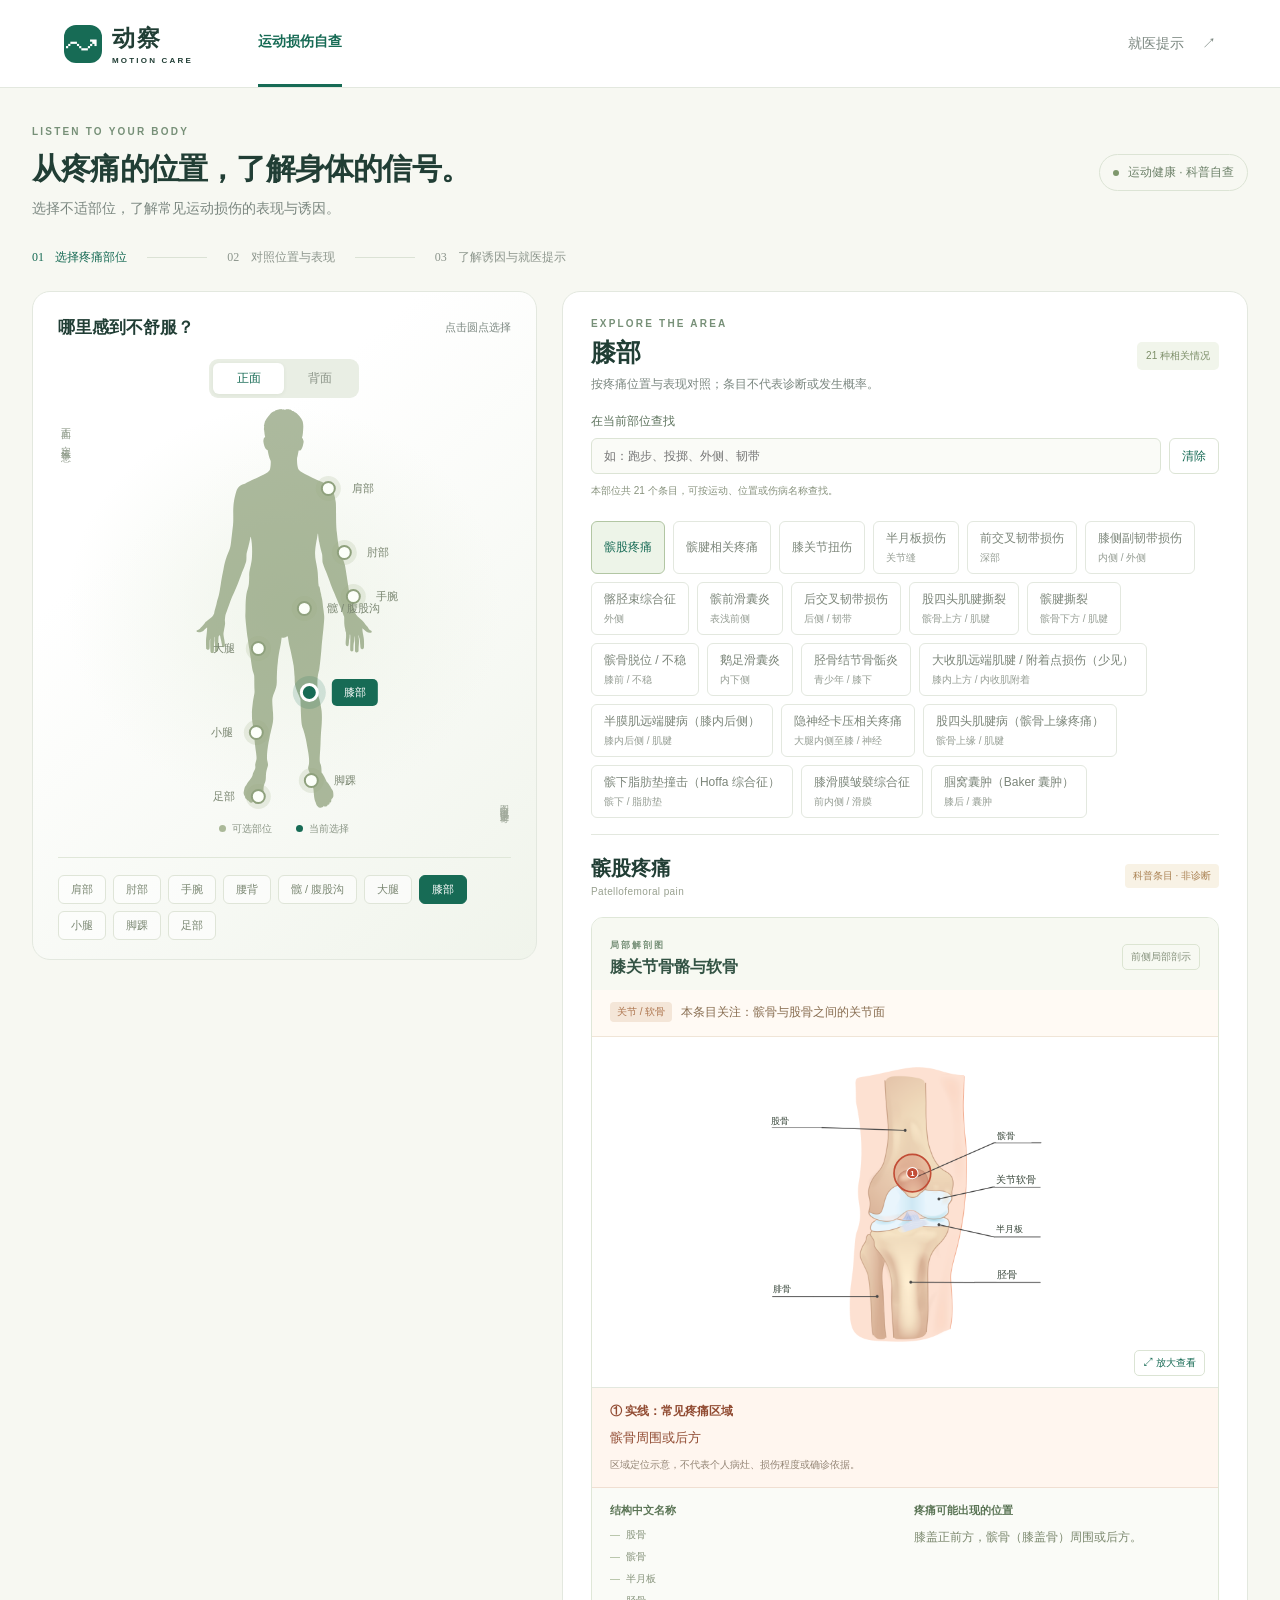
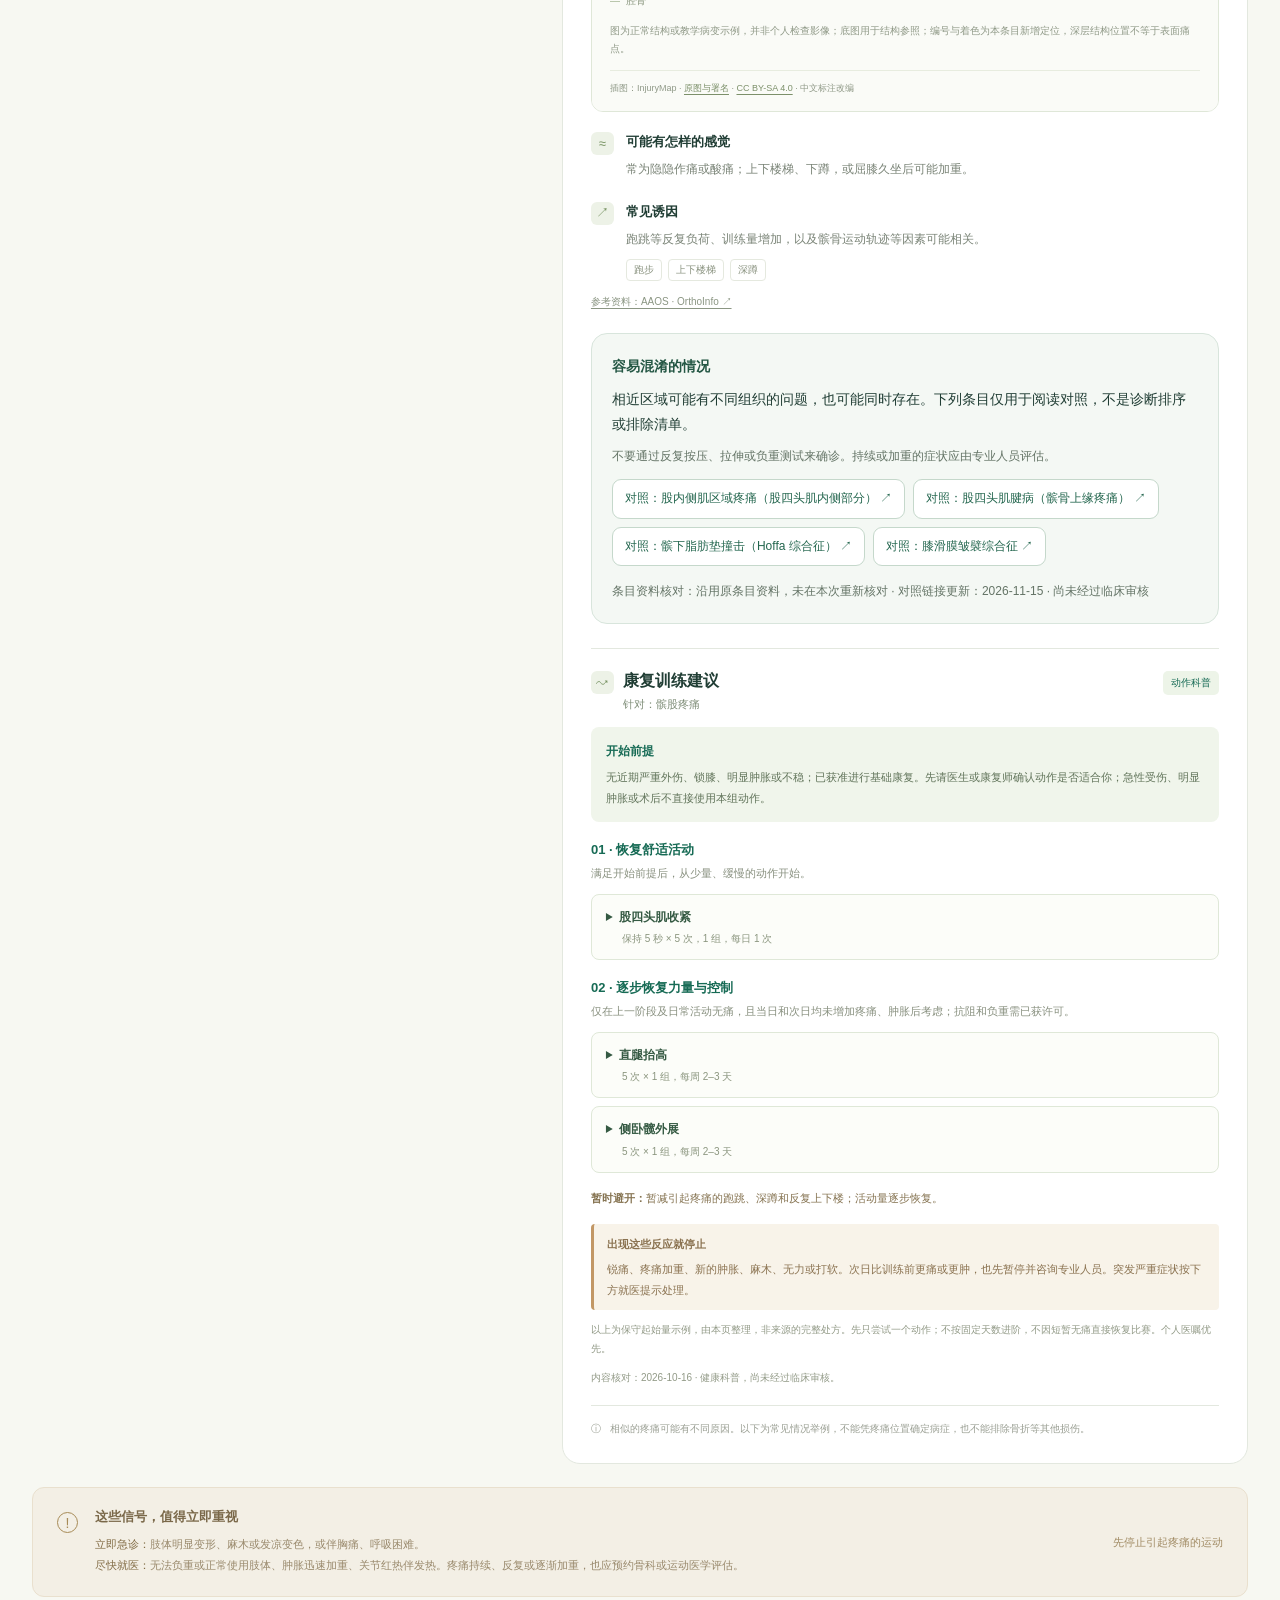
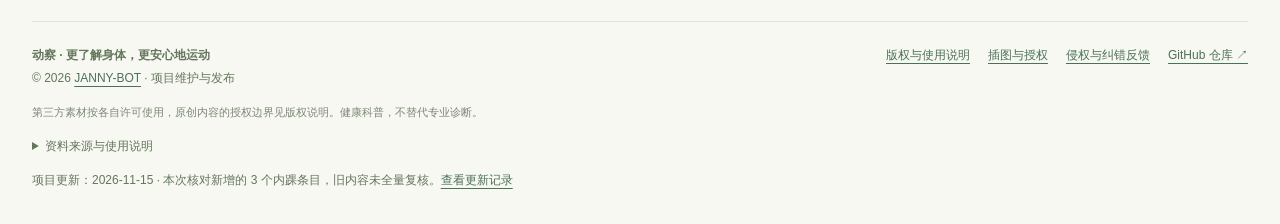
<file: index.html>
<!doctype html>
<html lang="zh-CN">
<head><meta charset="utf-8"><meta name="viewport" content="width=device-width, initial-scale=1"><title>动察 · 运动损伤自查</title><meta name="description" content="从疼痛部位出发，了解常见运动损伤的具体位置、疼痛表现与诱因。仅供健康科普，不替代医疗诊断。"><link rel="icon" href="data:image/svg+xml,%3Csvg xmlns='http://www.w3.org/2000/svg' viewBox='0 0 32 32'%3E%3Crect width='32' height='32' rx='9' fill='%23106b56'/%3E%3Cpath d='M5 17h7l3-8 4 15 3-7h5' stroke='white' fill='none' stroke-width='2'/%3E%3C/svg%3E"><link rel="stylesheet" href="style.css?v=20261021"><link rel="stylesheet" href="anatomy.css?v=20261021c"><script defer src="conditions.js"></script><script defer src="sports-conditions.js"></script><script defer src="rehab.js?v=20261021"></script><script defer src="anatomy/credits.js"></script><script defer src="anatomy-zh.js?v=20261021b"></script><script defer src="anatomy-locations.js?v=20261021b"></script><script defer src="anatomy.js?v=20261021"></script><script defer src="overlooked-conditions.js?v=20261115"></script><script defer src="focused-anatomy.js?v=20261115"></script><script defer src="app.js?v=20261021"></script><link rel="stylesheet" href="legal.css?v=rights1"></head>
<body>
<header class="header"><a class="brand" href="./" aria-label="动察首页"><span class="brand-icon">↝</span><strong>动察<span>MOTION CARE</span></strong></a><span class="nav-active">运动损伤自查</span><a class="header-help" href="#safety">就医提示 <span>↗</span></a></header>
<main><div class="intro"><div><div class="eyebrow">LISTEN TO YOUR BODY</div><h1>从疼痛的位置，了解身体的信号。</h1><p>选择不适部位，了解常见运动损伤的表现与诱因。</p></div><span class="intro-label"><i></i> 运动健康 · 科普自查</span></div>
<div class="steps"><span class="current"><b>01</b> 选择疼痛部位</span><i></i><span><b>02</b> 对照位置与表现</span><i></i><span><b>03</b> 了解诱因与就医提示</span></div>
<div class="workspace"><section class="body-panel" aria-labelledby="body-title"><div class="panel-heading"><h2 id="body-title">哪里感到不舒服？</h2><span>点击圆点选择</span></div><div class="view-switch" aria-label="人体视角"><button data-view="front" aria-pressed="true">正面</button><button data-view="back" aria-pressed="false">背面</button></div><div class="body-stage"><span class="orientation" id="orientation">正面 · 示意图</span><div class="human"><img src="body.svg" alt="人体全身轮廓，使用标记或下方按钮选择疼痛部位"><div id="hotspots"></div></div><span class="body-caption">图中区域仅供定位参考</span></div><div class="legend"><span><i></i>可选部位</span><span><i class="selected-dot"></i>当前选择</span></div><div class="region-buttons" id="regions" aria-label="按名称选择部位"></div></section>
<section class="detail-panel" aria-labelledby="region-title"><div class="region-header"><div><div class="eyebrow">EXPLORE THE AREA</div><h2 id="region-title"></h2><p id="region-subtitle"></p></div><span class="region-number" id="region-count"></span></div><div class="condition-tabs" id="conditions" aria-label="选择常见损伤"></div><article id="detail" aria-live="polite"></article><div class="clinical-note"><span>ⓘ</span><p>相似的疼痛可能有不同原因。以下为常见情况举例，不能凭疼痛位置确定病症，也不能排除骨折等其他损伤。</p></div></section></div>
<section class="safety" id="safety"><div class="safety-symbol">!</div><div><h2>这些信号，值得立即重视</h2><p><strong>立即急诊：</strong>肢体明显变形、麻木或发凉变色，或伴胸痛、呼吸困难。<br><strong>尽快就医：</strong>无法负重或正常使用肢体、肿胀迅速加重、关节红热伴发热。疼痛持续、反复或逐渐加重，也应预约骨科或运动医学评估。</p></div><span class="safety-tag">先停止引起疼痛的运动</span></section>
<footer class="site-footer"><div><p><strong>动察 · 更了解身体，更安心地运动</strong></p><p>© 2026 <a href="https://github.com/JANNY-BOT" target="_blank" rel="noopener">JANNY-BOT</a> · 项目维护与发布</p></div><nav aria-label="版权与反馈"><a href="legal.html">版权与使用说明</a><a href="third-party-notices.html">插图与授权</a><a href="legal.html#report">侵权与纠错反馈</a><a href="https://github.com/JANNY-BOT/motion-check" target="_blank" rel="noopener">GitHub 仓库 ↗</a></nav><p class="footer-note">第三方素材按各自许可使用，原创内容的授权边界见版权说明。健康科普，不替代专业诊断。</p><details><summary>资料来源与使用说明</summary><p>医学科普参考 NHS、AAOS、Mayo Clinic、AOFAS、ASSH、HSS 及运动损伤医学综述；各条目附对应来源。本页内容为整理摘要，未经过临床审核，不提供诊断、用药或个体化治疗建议。基础资料历史核对：2026-10-04；部分扩展条目的核对日期见条目。</p><p><a href="https://www.nhs.uk/conditions/sprains-and-strains/" target="_blank" rel="noopener">NHS · 扭伤与拉伤</a> · <a href="https://www.orthoinfo.org/diseases--conditions/sprains-strains-and-other-soft-tissue-injuries" target="_blank" rel="noopener">AAOS · 软组织损伤</a></p><p>人体轮廓：Mikael Häggström / Frédéric MICHEL / RexxS，公共领域。<a href="https://commons.wikimedia.org/wiki/File:Human_body_silhouette.svg" target="_blank" rel="noopener">查看原图</a>。本页调整显示颜色；正背面使用相同定位轮廓，非精确解剖图。</p><p>你的部位选择仅在当前页面使用，不上传健康信息。</p></details><p data-release-note>项目更新：2026-11-15 · 本次核对新增的 3 个内踝条目，旧内容未全量复核。<a href="CHANGELOG.md">查看更新记录</a></p></footer></main></body></html>
</file>
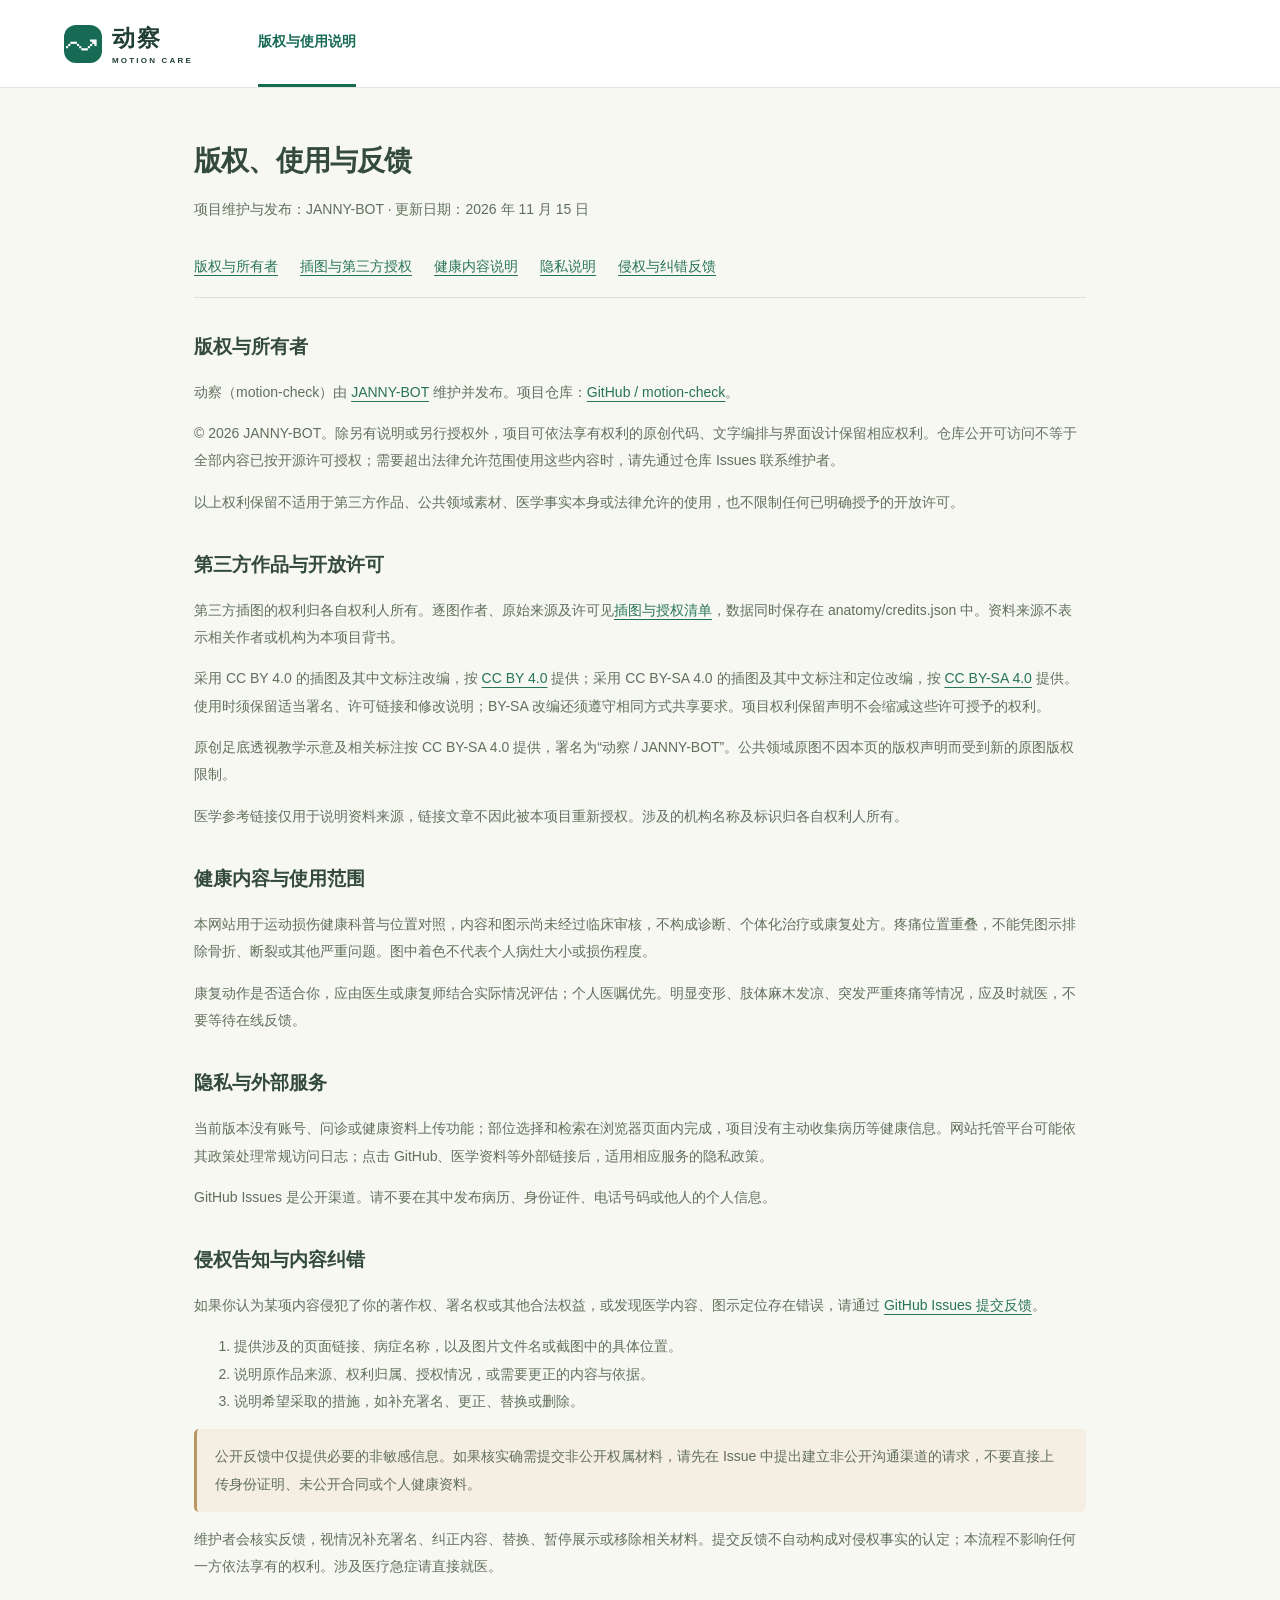
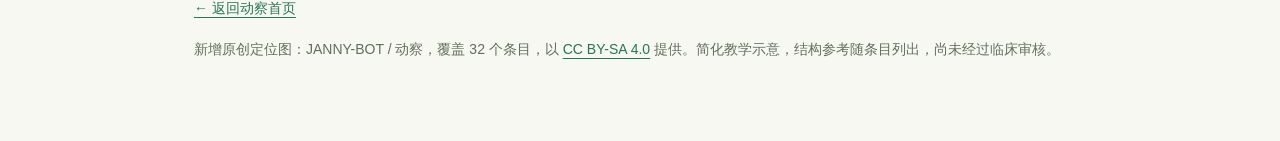
<file: legal.html>
<!doctype html>
<html lang="zh-CN">
<head><meta charset="utf-8"><meta name="viewport" content="width=device-width,initial-scale=1"><title>版权与使用说明 · 动察</title><link rel="stylesheet" href="style.css"><link rel="stylesheet" href="legal.css"></head>
<body><header class="header"><a class="brand" href="./" aria-label="返回动察首页"><span class="brand-icon">↝</span><strong>动察<span>MOTION CARE</span></strong></a><span class="nav-active">版权与使用说明</span></header>
<main class="legal-main"><h1>版权、使用与反馈</h1><p class="legal-meta">项目维护与发布：JANNY-BOT · 更新日期：2026 年 11 月 15 日</p>
<nav class="legal-nav" aria-label="说明目录"><a href="#copyright">版权与所有者</a><a href="third-party-notices.html">插图与第三方授权</a><a href="#health">健康内容说明</a><a href="#privacy">隐私说明</a><a href="#report">侵权与纠错反馈</a></nav>
<section id="copyright"><h2>版权与所有者</h2><p>动察（motion-check）由 <a href="https://github.com/JANNY-BOT" target="_blank" rel="noopener">JANNY-BOT</a> 维护并发布。项目仓库：<a href="https://github.com/JANNY-BOT/motion-check" target="_blank" rel="noopener">GitHub / motion-check</a>。</p><p>© 2026 JANNY-BOT。除另有说明或另行授权外，项目可依法享有权利的原创代码、文字编排与界面设计保留相应权利。仓库公开可访问不等于全部内容已按开源许可授权；需要超出法律允许范围使用这些内容时，请先通过仓库 Issues 联系维护者。</p><p>以上权利保留不适用于第三方作品、公共领域素材、医学事实本身或法律允许的使用，也不限制任何已明确授予的开放许可。</p></section>
<section id="third-party"><h2>第三方作品与开放许可</h2><p>第三方插图的权利归各自权利人所有。逐图作者、原始来源及许可见<a href="third-party-notices.html">插图与授权清单</a>，数据同时保存在 anatomy/credits.json 中。资料来源不表示相关作者或机构为本项目背书。</p><p>采用 CC BY 4.0 的插图及其中文标注改编，按 <a href="https://creativecommons.org/licenses/by/4.0/" target="_blank" rel="noopener">CC BY 4.0</a> 提供；采用 CC BY-SA 4.0 的插图及其中文标注和定位改编，按 <a href="https://creativecommons.org/licenses/by-sa/4.0/" target="_blank" rel="noopener">CC BY-SA 4.0</a> 提供。使用时须保留适当署名、许可链接和修改说明；BY-SA 改编还须遵守相同方式共享要求。项目权利保留声明不会缩减这些许可授予的权利。</p><p>原创足底透视教学示意及相关标注按 CC BY-SA 4.0 提供，署名为“动察 / JANNY-BOT”。公共领域原图不因本页的版权声明而受到新的原图版权限制。</p><p>医学参考链接仅用于说明资料来源，链接文章不因此被本项目重新授权。涉及的机构名称及标识归各自权利人所有。</p></section>
<section id="health"><h2>健康内容与使用范围</h2><p>本网站用于运动损伤健康科普与位置对照，内容和图示尚未经过临床审核，不构成诊断、个体化治疗或康复处方。疼痛位置重叠，不能凭图示排除骨折、断裂或其他严重问题。图中着色不代表个人病灶大小或损伤程度。</p><p>康复动作是否适合你，应由医生或康复师结合实际情况评估；个人医嘱优先。明显变形、肢体麻木发凉、突发严重疼痛等情况，应及时就医，不要等待在线反馈。</p></section>
<section id="privacy"><h2>隐私与外部服务</h2><p>当前版本没有账号、问诊或健康资料上传功能；部位选择和检索在浏览器页面内完成，项目没有主动收集病历等健康信息。网站托管平台可能依其政策处理常规访问日志；点击 GitHub、医学资料等外部链接后，适用相应服务的隐私政策。</p><p>GitHub Issues 是公开渠道。请不要在其中发布病历、身份证件、电话号码或他人的个人信息。</p></section>
<section id="report"><h2>侵权告知与内容纠错</h2><p>如果你认为某项内容侵犯了你的著作权、署名权或其他合法权益，或发现医学内容、图示定位存在错误，请通过 <a href="https://github.com/JANNY-BOT/motion-check/issues/new" target="_blank" rel="noopener">GitHub Issues 提交反馈</a>。</p><ol><li>提供涉及的页面链接、病症名称，以及图片文件名或截图中的具体位置。</li><li>说明原作品来源、权利归属、授权情况，或需要更正的内容与依据。</li><li>说明希望采取的措施，如补充署名、更正、替换或删除。</li></ol><p class="legal-callout">公开反馈中仅提供必要的非敏感信息。如果核实确需提交非公开权属材料，请先在 Issue 中提出建立非公开沟通渠道的请求，不要直接上传身份证明、未公开合同或个人健康资料。</p><p>维护者会核实反馈，视情况补充署名、纠正内容、替换、暂停展示或移除相关材料。提交反馈不自动构成对侵权事实的认定；本流程不影响任何一方依法享有的权利。涉及医疗急症请直接就医。</p></section>
<p><a href="./">← 返回动察首页</a></p><p>新增原创定位图：JANNY-BOT / 动察，覆盖 32 个条目，以 <a href="https://creativecommons.org/licenses/by-sa/4.0/" target="_blank" rel="noopener">CC BY-SA 4.0</a> 提供。简化教学示意，结构参考随条目列出，尚未经过临床审核。</p></main></body></html>
</file>
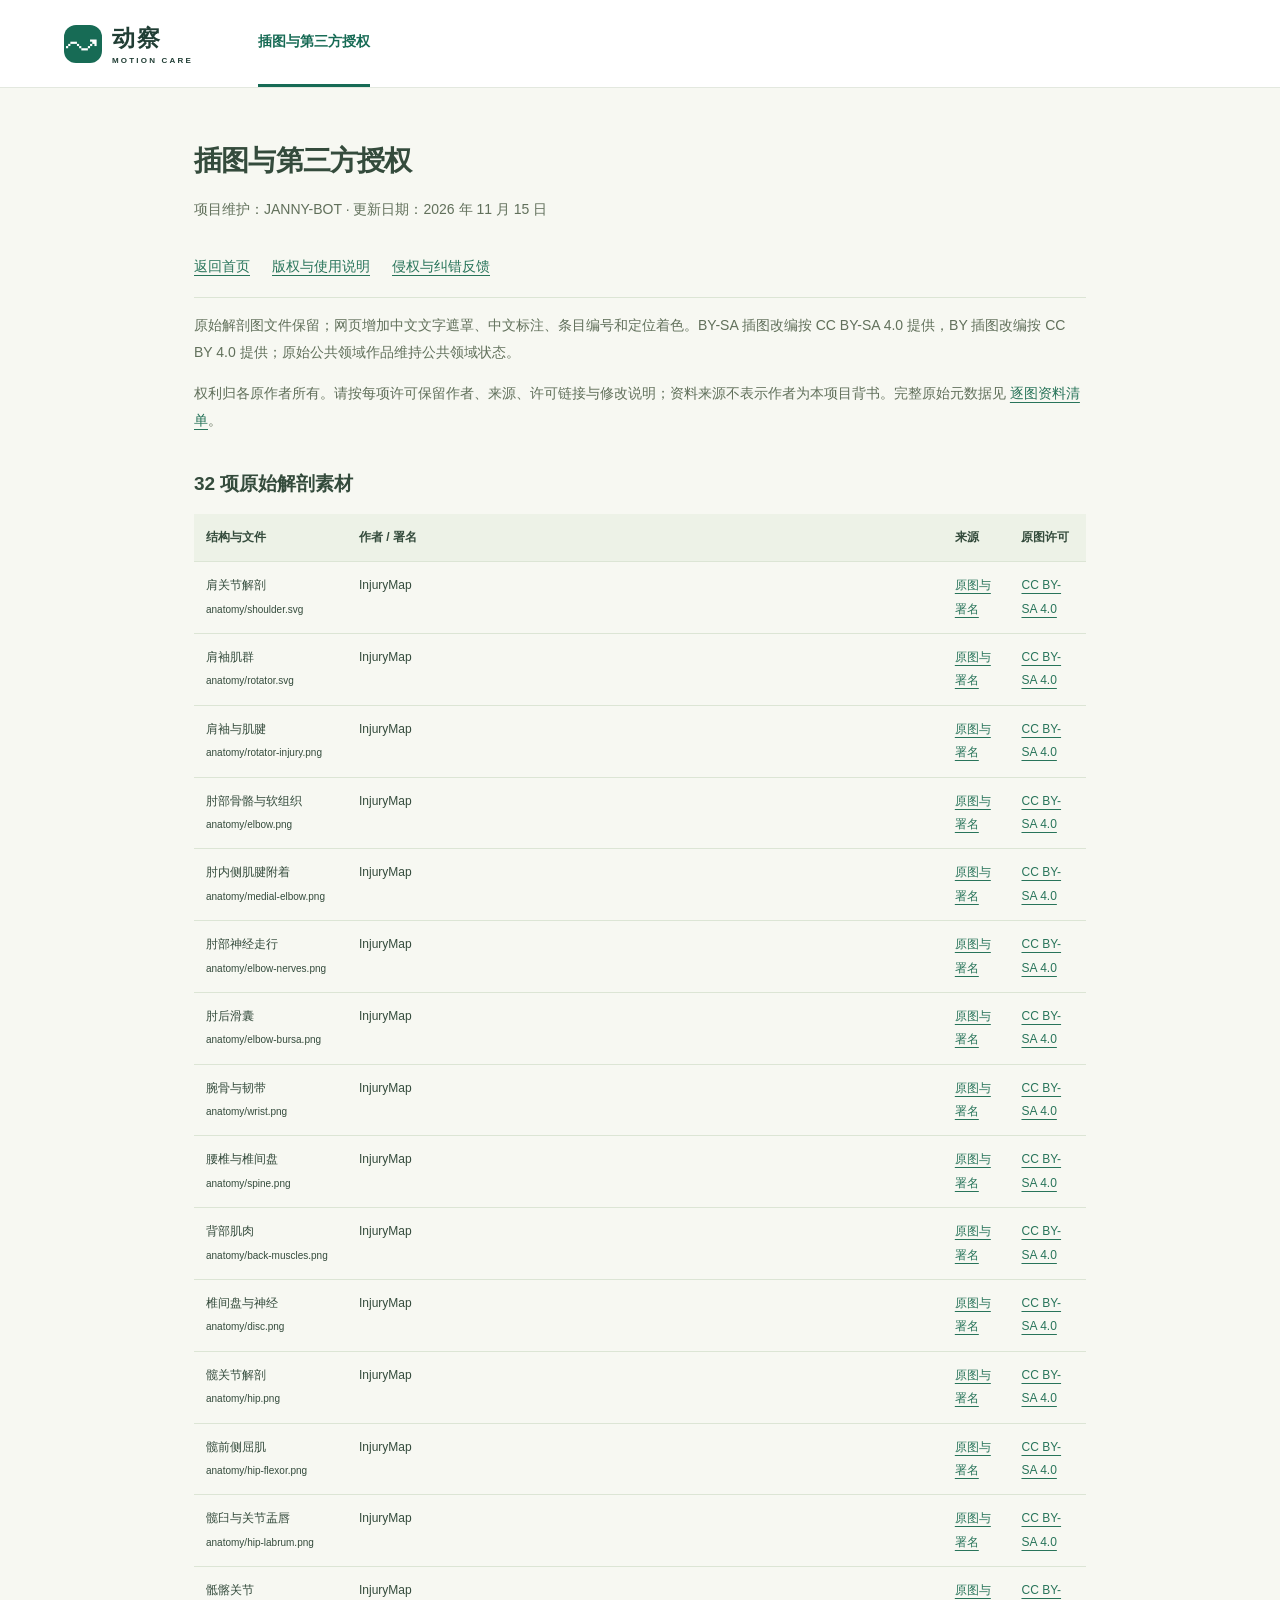
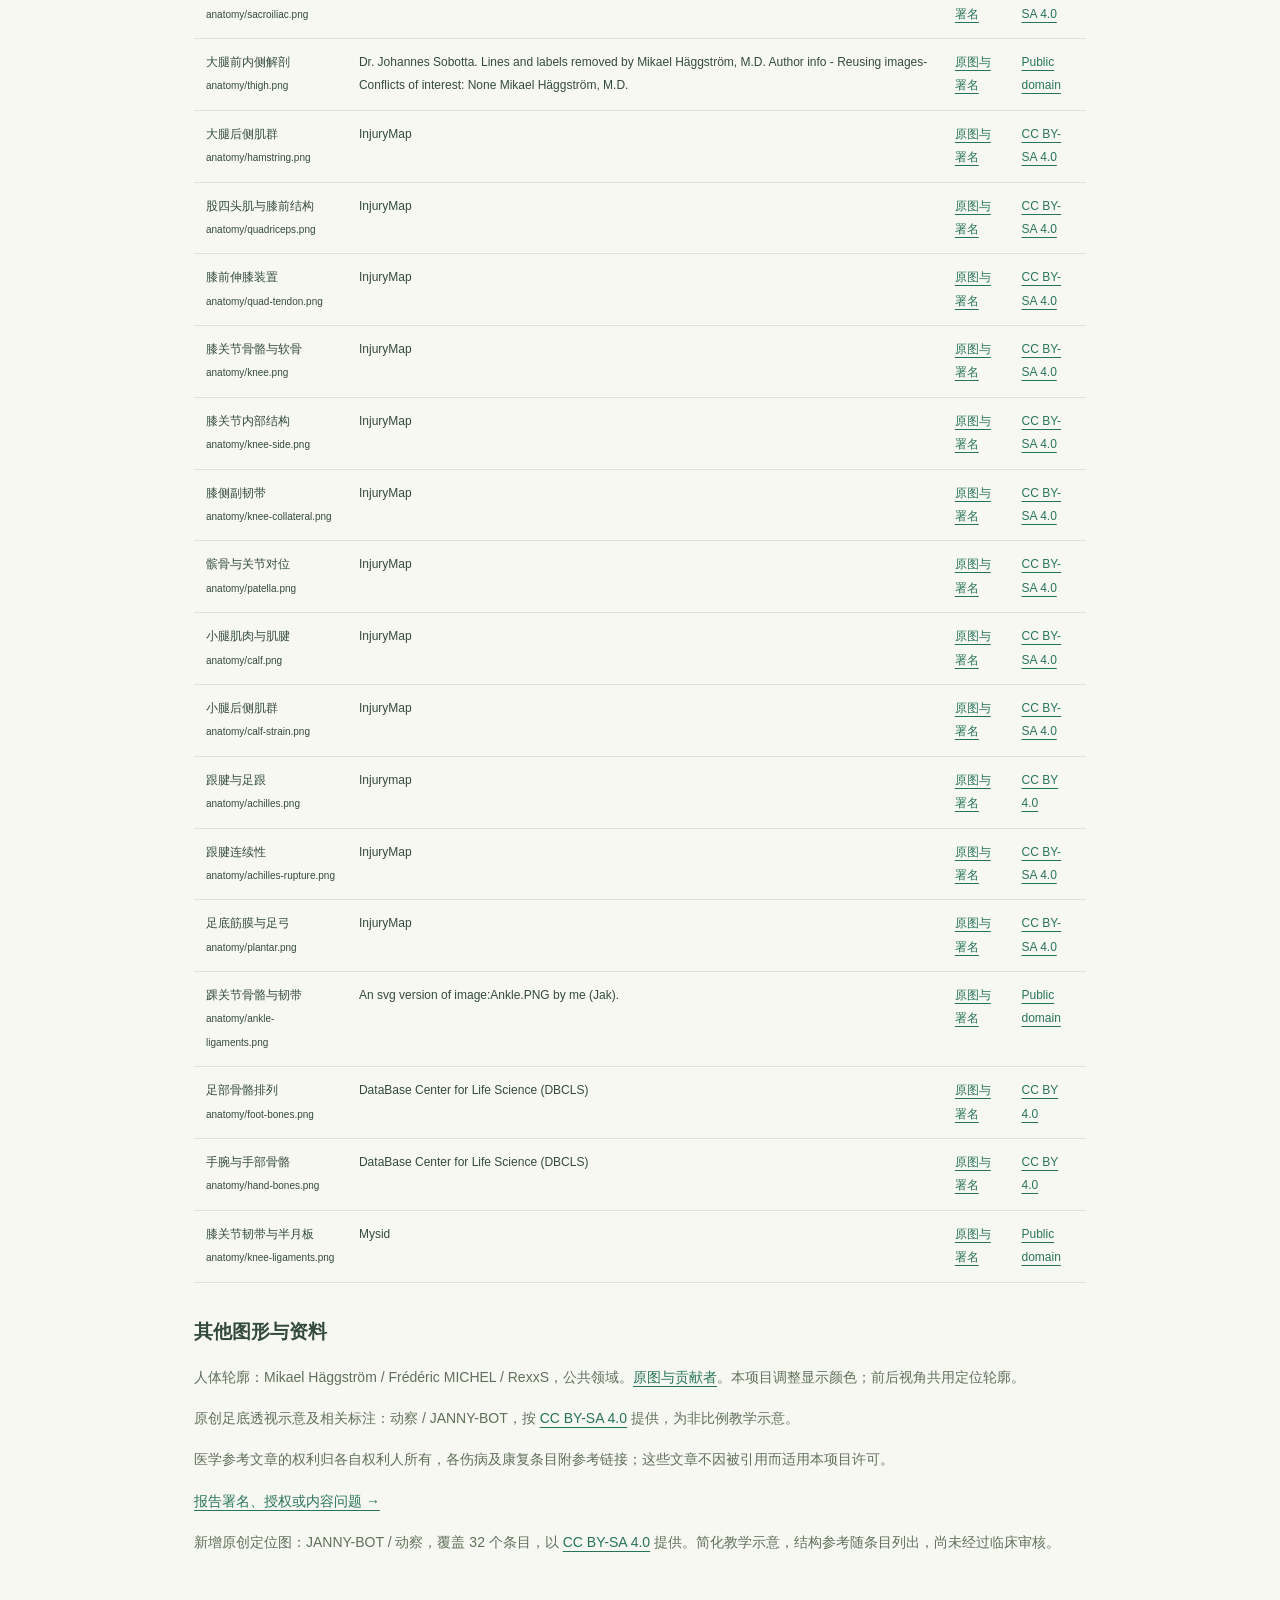
<file: third-party-notices.html>
<!doctype html><html lang="zh-CN"><head><meta charset="utf-8"><meta name="viewport" content="width=device-width,initial-scale=1"><title>插图与第三方授权 · 动察</title><link rel="stylesheet" href="style.css"><link rel="stylesheet" href="legal.css"></head><body><header class="header"><a class="brand" href="./" aria-label="返回动察首页"><span class="brand-icon">↝</span><strong>动察<span>MOTION CARE</span></strong></a><span class="nav-active">插图与第三方授权</span></header><main class="legal-main"><h1>插图与第三方授权</h1><p class="legal-meta">项目维护：JANNY-BOT · 更新日期：2026 年 11 月 15 日</p><nav class="legal-nav" aria-label="授权页导航"><a href="./">返回首页</a><a href="legal.html">版权与使用说明</a><a href="legal.html#report">侵权与纠错反馈</a></nav><p>原始解剖图文件保留；网页增加中文文字遮罩、中文标注、条目编号和定位着色。BY-SA 插图改编按 CC BY-SA 4.0 提供，BY 插图改编按 CC BY 4.0 提供；原始公共领域作品维持公共领域状态。</p><p>权利归各原作者所有。请按每项许可保留作者、来源、许可链接与修改说明；资料来源不表示作者为本项目背书。完整原始元数据见 <a href="anatomy/credits.json">逐图资料清单</a>。</p><h2>32 项原始解剖素材</h2><div class="license-table-wrap" role="region" aria-label="解剖图授权清单，可横向滚动" tabindex="0"><table class="license-table"><thead><tr><th scope="col">结构与文件</th><th scope="col">作者 / 署名</th><th scope="col">来源</th><th scope="col">原图许可</th></tr></thead><tbody><tr><td>肩关节解剖<br><small>anatomy/shoulder.svg</small></td><td>InjuryMap</td><td><a href="https://commons.wikimedia.org/wiki/File:Shoulder_anatomy.svg" target="_blank" rel="noopener">原图与署名</a></td><td><a href="https://creativecommons.org/licenses/by-sa/4.0" target="_blank" rel="noopener">CC BY-SA 4.0</a></td></tr>
<tr><td>肩袖肌群<br><small>anatomy/rotator.svg</small></td><td>InjuryMap</td><td><a href="https://commons.wikimedia.org/wiki/File:Rotator_cuff_muscles.svg" target="_blank" rel="noopener">原图与署名</a></td><td><a href="https://creativecommons.org/licenses/by-sa/4.0" target="_blank" rel="noopener">CC BY-SA 4.0</a></td></tr>
<tr><td>肩袖与肌腱<br><small>anatomy/rotator-injury.png</small></td><td>InjuryMap</td><td><a href="https://commons.wikimedia.org/wiki/File:Rotator_cuff_injury.svg" target="_blank" rel="noopener">原图与署名</a></td><td><a href="https://creativecommons.org/licenses/by-sa/4.0" target="_blank" rel="noopener">CC BY-SA 4.0</a></td></tr>
<tr><td>肘部骨骼与软组织<br><small>anatomy/elbow.png</small></td><td>InjuryMap</td><td><a href="https://commons.wikimedia.org/wiki/File:Elbow_pain.svg" target="_blank" rel="noopener">原图与署名</a></td><td><a href="https://creativecommons.org/licenses/by-sa/4.0" target="_blank" rel="noopener">CC BY-SA 4.0</a></td></tr>
<tr><td>肘内侧肌腱附着<br><small>anatomy/medial-elbow.png</small></td><td>InjuryMap</td><td><a href="https://commons.wikimedia.org/wiki/File:Medial_epicondylitis.svg" target="_blank" rel="noopener">原图与署名</a></td><td><a href="https://creativecommons.org/licenses/by-sa/4.0" target="_blank" rel="noopener">CC BY-SA 4.0</a></td></tr>
<tr><td>肘部神经走行<br><small>anatomy/elbow-nerves.png</small></td><td>InjuryMap</td><td><a href="https://commons.wikimedia.org/wiki/File:Elbow_nerves.svg" target="_blank" rel="noopener">原图与署名</a></td><td><a href="https://creativecommons.org/licenses/by-sa/4.0" target="_blank" rel="noopener">CC BY-SA 4.0</a></td></tr>
<tr><td>肘后滑囊<br><small>anatomy/elbow-bursa.png</small></td><td>InjuryMap</td><td><a href="https://commons.wikimedia.org/wiki/File:Elbow_-_Inflammation_of_the_bursa.svg" target="_blank" rel="noopener">原图与署名</a></td><td><a href="https://creativecommons.org/licenses/by-sa/4.0" target="_blank" rel="noopener">CC BY-SA 4.0</a></td></tr>
<tr><td>腕骨与韧带<br><small>anatomy/wrist.png</small></td><td>InjuryMap</td><td><a href="https://commons.wikimedia.org/wiki/File:Torn_ligaments_of_the_wrist.svg" target="_blank" rel="noopener">原图与署名</a></td><td><a href="https://creativecommons.org/licenses/by-sa/4.0" target="_blank" rel="noopener">CC BY-SA 4.0</a></td></tr>
<tr><td>腰椎与椎间盘<br><small>anatomy/spine.png</small></td><td>InjuryMap</td><td><a href="https://commons.wikimedia.org/wiki/File:Healthy_spine.svg" target="_blank" rel="noopener">原图与署名</a></td><td><a href="https://creativecommons.org/licenses/by-sa/4.0" target="_blank" rel="noopener">CC BY-SA 4.0</a></td></tr>
<tr><td>背部肌肉<br><small>anatomy/back-muscles.png</small></td><td>InjuryMap</td><td><a href="https://commons.wikimedia.org/wiki/File:Upper_back_muscles.svg" target="_blank" rel="noopener">原图与署名</a></td><td><a href="https://creativecommons.org/licenses/by-sa/4.0" target="_blank" rel="noopener">CC BY-SA 4.0</a></td></tr>
<tr><td>椎间盘与神经<br><small>anatomy/disc.png</small></td><td>InjuryMap</td><td><a href="https://commons.wikimedia.org/wiki/File:Herniated_disk.svg" target="_blank" rel="noopener">原图与署名</a></td><td><a href="https://creativecommons.org/licenses/by-sa/4.0" target="_blank" rel="noopener">CC BY-SA 4.0</a></td></tr>
<tr><td>髋关节解剖<br><small>anatomy/hip.png</small></td><td>InjuryMap</td><td><a href="https://commons.wikimedia.org/wiki/File:Hip_anatomy.svg" target="_blank" rel="noopener">原图与署名</a></td><td><a href="https://creativecommons.org/licenses/by-sa/4.0" target="_blank" rel="noopener">CC BY-SA 4.0</a></td></tr>
<tr><td>髋前侧屈肌<br><small>anatomy/hip-flexor.png</small></td><td>InjuryMap</td><td><a href="https://commons.wikimedia.org/wiki/File:Hip_flexor_strain.svg" target="_blank" rel="noopener">原图与署名</a></td><td><a href="https://creativecommons.org/licenses/by-sa/4.0" target="_blank" rel="noopener">CC BY-SA 4.0</a></td></tr>
<tr><td>髋臼与关节盂唇<br><small>anatomy/hip-labrum.png</small></td><td>InjuryMap</td><td><a href="https://commons.wikimedia.org/wiki/File:Labral_tear_2.svg" target="_blank" rel="noopener">原图与署名</a></td><td><a href="https://creativecommons.org/licenses/by-sa/4.0" target="_blank" rel="noopener">CC BY-SA 4.0</a></td></tr>
<tr><td>骶髂关节<br><small>anatomy/sacroiliac.png</small></td><td>InjuryMap</td><td><a href="https://commons.wikimedia.org/wiki/File:Sacroiliac-joint.svg" target="_blank" rel="noopener">原图与署名</a></td><td><a href="https://creativecommons.org/licenses/by-sa/4.0" target="_blank" rel="noopener">CC BY-SA 4.0</a></td></tr>
<tr><td>大腿前内侧解剖<br><small>anatomy/thigh.png</small></td><td>Dr. Johannes Sobotta. Lines and labels removed by Mikael Häggström, M.D. Author info - Reusing images- Conflicts of interest: None Mikael Häggström, M.D.</td><td><a href="https://commons.wikimedia.org/wiki/File:Anterior_view_of_the_thigh.png" target="_blank" rel="noopener">原图与署名</a></td><td><a href="https://creativecommons.org/publicdomain/mark/1.0/" target="_blank" rel="noopener">Public domain</a></td></tr>
<tr><td>大腿后侧肌群<br><small>anatomy/hamstring.png</small></td><td>InjuryMap</td><td><a href="https://commons.wikimedia.org/wiki/File:Hamstring_tear.svg" target="_blank" rel="noopener">原图与署名</a></td><td><a href="https://creativecommons.org/licenses/by-sa/4.0" target="_blank" rel="noopener">CC BY-SA 4.0</a></td></tr>
<tr><td>股四头肌与膝前结构<br><small>anatomy/quadriceps.png</small></td><td>InjuryMap</td><td><a href="https://commons.wikimedia.org/wiki/File:Quadriceps_muscle.svg" target="_blank" rel="noopener">原图与署名</a></td><td><a href="https://creativecommons.org/licenses/by-sa/4.0" target="_blank" rel="noopener">CC BY-SA 4.0</a></td></tr>
<tr><td>膝前伸膝装置<br><small>anatomy/quad-tendon.png</small></td><td>InjuryMap</td><td><a href="https://commons.wikimedia.org/wiki/File:Quadriceps_tendon.svg" target="_blank" rel="noopener">原图与署名</a></td><td><a href="https://creativecommons.org/licenses/by-sa/4.0" target="_blank" rel="noopener">CC BY-SA 4.0</a></td></tr>
<tr><td>膝关节骨骼与软骨<br><small>anatomy/knee.png</small></td><td>InjuryMap</td><td><a href="https://commons.wikimedia.org/wiki/File:Knee_anatomy.svg" target="_blank" rel="noopener">原图与署名</a></td><td><a href="https://creativecommons.org/licenses/by-sa/4.0" target="_blank" rel="noopener">CC BY-SA 4.0</a></td></tr>
<tr><td>膝关节内部结构<br><small>anatomy/knee-side.png</small></td><td>InjuryMap</td><td><a href="https://commons.wikimedia.org/wiki/File:Healthy_knee_joint.svg" target="_blank" rel="noopener">原图与署名</a></td><td><a href="https://creativecommons.org/licenses/by-sa/4.0" target="_blank" rel="noopener">CC BY-SA 4.0</a></td></tr>
<tr><td>膝侧副韧带<br><small>anatomy/knee-collateral.png</small></td><td>InjuryMap</td><td><a href="https://commons.wikimedia.org/wiki/File:Lateral_collateral_ligament.svg" target="_blank" rel="noopener">原图与署名</a></td><td><a href="https://creativecommons.org/licenses/by-sa/4.0" target="_blank" rel="noopener">CC BY-SA 4.0</a></td></tr>
<tr><td>髌骨与关节对位<br><small>anatomy/patella.png</small></td><td>InjuryMap</td><td><a href="https://commons.wikimedia.org/wiki/File:Patellar_dislocation.svg" target="_blank" rel="noopener">原图与署名</a></td><td><a href="https://creativecommons.org/licenses/by-sa/4.0" target="_blank" rel="noopener">CC BY-SA 4.0</a></td></tr>
<tr><td>小腿肌肉与肌腱<br><small>anatomy/calf.png</small></td><td>InjuryMap</td><td><a href="https://commons.wikimedia.org/wiki/File:Lower_leg_muscles.svg" target="_blank" rel="noopener">原图与署名</a></td><td><a href="https://creativecommons.org/licenses/by-sa/4.0" target="_blank" rel="noopener">CC BY-SA 4.0</a></td></tr>
<tr><td>小腿后侧肌群<br><small>anatomy/calf-strain.png</small></td><td>InjuryMap</td><td><a href="https://commons.wikimedia.org/wiki/File:Calf_muscle_strain_and_tear.svg" target="_blank" rel="noopener">原图与署名</a></td><td><a href="https://creativecommons.org/licenses/by-sa/4.0" target="_blank" rel="noopener">CC BY-SA 4.0</a></td></tr>
<tr><td>跟腱与足跟<br><small>anatomy/achilles.png</small></td><td>Injurymap</td><td><a href="https://commons.wikimedia.org/wiki/File:Achilles_tendonitis.svg" target="_blank" rel="noopener">原图与署名</a></td><td><a href="https://creativecommons.org/licenses/by/4.0" target="_blank" rel="noopener">CC BY 4.0</a></td></tr>
<tr><td>跟腱连续性<br><small>anatomy/achilles-rupture.png</small></td><td>InjuryMap</td><td><a href="https://commons.wikimedia.org/wiki/File:Achilles_tendon_rupture.svg" target="_blank" rel="noopener">原图与署名</a></td><td><a href="https://creativecommons.org/licenses/by-sa/4.0" target="_blank" rel="noopener">CC BY-SA 4.0</a></td></tr>
<tr><td>足底筋膜与足弓<br><small>anatomy/plantar.png</small></td><td>InjuryMap</td><td><a href="https://commons.wikimedia.org/wiki/File:Plantar_fascia.svg" target="_blank" rel="noopener">原图与署名</a></td><td><a href="https://creativecommons.org/licenses/by-sa/4.0" target="_blank" rel="noopener">CC BY-SA 4.0</a></td></tr>
<tr><td>踝关节骨骼与韧带<br><small>anatomy/ankle-ligaments.png</small></td><td>An svg version of image:Ankle.PNG by me (Jak).</td><td><a href="https://commons.wikimedia.org/wiki/File:Ankle_en.svg" target="_blank" rel="noopener">原图与署名</a></td><td><a href="https://creativecommons.org/publicdomain/mark/1.0/" target="_blank" rel="noopener">Public domain</a></td></tr>
<tr><td>足部骨骼排列<br><small>anatomy/foot-bones.png</small></td><td>DataBase Center for Life Science (DBCLS)</td><td><a href="https://commons.wikimedia.org/wiki/File:202110_Dorsal_view_of_bones_of_right_foot.svg" target="_blank" rel="noopener">原图与署名</a></td><td><a href="https://creativecommons.org/licenses/by/4.0" target="_blank" rel="noopener">CC BY 4.0</a></td></tr>
<tr><td>手腕与手部骨骼<br><small>anatomy/hand-bones.png</small></td><td>DataBase Center for Life Science (DBCLS)</td><td><a href="https://commons.wikimedia.org/wiki/File:202110_Anterior_view_of_bones_of_right_hand.svg" target="_blank" rel="noopener">原图与署名</a></td><td><a href="https://creativecommons.org/licenses/by/4.0" target="_blank" rel="noopener">CC BY 4.0</a></td></tr>
<tr><td>膝关节韧带与半月板<br><small>anatomy/knee-ligaments.png</small></td><td>Mysid</td><td><a href="https://commons.wikimedia.org/wiki/File:Knee_diagram.svg" target="_blank" rel="noopener">原图与署名</a></td><td><a href="https://creativecommons.org/publicdomain/mark/1.0/" target="_blank" rel="noopener">Public domain</a></td></tr></tbody></table></div><h2>其他图形与资料</h2><p>人体轮廓：Mikael Häggström / Frédéric MICHEL / RexxS，公共领域。<a href="https://commons.wikimedia.org/wiki/File:Human_body_silhouette.svg" target="_blank" rel="noopener">原图与贡献者</a>。本项目调整显示颜色；前后视角共用定位轮廓。</p><p>原创足底透视示意及相关标注：动察 / JANNY-BOT，按 <a href="https://creativecommons.org/licenses/by-sa/4.0/" target="_blank" rel="noopener">CC BY-SA 4.0</a> 提供，为非比例教学示意。</p><p>医学参考文章的权利归各自权利人所有，各伤病及康复条目附参考链接；这些文章不因被引用而适用本项目许可。</p><p><a href="legal.html#report">报告署名、授权或内容问题 →</a></p><p>新增原创定位图：JANNY-BOT / 动察，覆盖 32 个条目，以 <a href="https://creativecommons.org/licenses/by-sa/4.0/" target="_blank" rel="noopener">CC BY-SA 4.0</a> 提供。简化教学示意，结构参考随条目列出，尚未经过临床审核。</p></main></body></html>
</file>
<file: style.css>
@charset "UTF-8";
@media(min-width:761px){.body-panel{align-self:start;position:sticky;top:20px}}
.rehab-section{margin-top:24px;border-top:1px solid var(--line);padding-top:22px}.rehab-heading{display:flex;gap:9px;align-items:flex-start}.rehab-heading h4{font-size:16px;margin:0 0 5px}.rehab-heading p{font-size:11px;color:#7d8c76;margin:0}.rehab-badge{margin-left:auto;white-space:nowrap;background:#edf4e8;color:var(--green);padding:5px 8px;border-radius:5px;font-size:10px}.rehab-prerequisite{margin-top:15px;padding:13px 15px;background:#f0f5eb;border-radius:8px;color:#61745a;font-size:11px;line-height:1.9}.rehab-prerequisite strong{font-size:12px;color:var(--green)}.rehab-prerequisite p{margin:4px 0 0}.rehab-stage{margin-top:19px}.rehab-stage h5{margin:0 0 5px;font-size:13px;color:var(--green)}.rehab-stage>p{font-size:11px;line-height:1.8;color:#88907f;margin:0 0 10px}.exercise-card{margin:8px 0;border:1px solid #dfe8d8;border-radius:8px;background:#fcfdf9;overflow:hidden}.exercise-card summary{cursor:pointer;padding:12px 14px;line-height:1.7;color:#355a43;font-size:12px}.exercise-card summary span{font-weight:600}.exercise-card summary small{display:block;margin-left:16px;margin-top:3px;color:#8a957e;font-size:10px}.exercise-card[open] summary{background:#f1f6eb;border-bottom:1px solid #e2e9dc}.exercise-body{padding:3px 14px 13px;font-size:11px;line-height:1.9;color:#6a7b60}.exercise-equipment{color:#8d9983;font-size:10px}.exercise-body ol{padding-left:20px}.exercise-body li+li{margin-top:5px}.exercise-tip{padding:8px 10px;background:#f6f1e7;border-radius:5px;color:#8a7755}.exercise-body a,.rehab-link{font-size:10px;color:var(--green);text-underline-offset:3px}.rehab-avoid{font-size:11px;line-height:1.9;color:#867452;margin:15px 0}.rehab-stop{border-left:3px solid #c29765;padding:10px 13px;background:#f8f3e9;border-radius:4px;color:#8a7250;font-size:11px;line-height:1.9}.rehab-stop p{margin:4px 0 0}.rehab-dosage,.rehab-review{font-size:10px;line-height:1.9;color:#929a87}.rehab-review{margin-bottom:0}.rehab-path{padding-left:21px;color:#6e7e64;font-size:12px;line-height:1.9}.rehab-path li{padding:5px 0 5px 4px}@media(max-width:760px){.exercise-card summary{padding:12px}.rehab-heading h4{font-size:15px}.rehab-heading{gap:7px}.rehab-badge{font-size:9px;padding:5px 6px}}
.condition-search{margin-top:20px}.condition-search label{display:block;font-size:12px;color:#5c725c;margin-bottom:8px}.condition-search>div{display:flex;gap:8px}.condition-search input{width:100%;min-width:0;padding:10px 12px;border:1px solid #dce4d5;border-radius:6px;font:inherit;font-size:12px;background:#fafbf7;color:var(--dark)}.condition-search input:focus-visible{outline:2px solid var(--green);outline-offset:2px}.condition-search button{flex-shrink:0;border:1px solid #dce4d5;background:white;border-radius:6px;color:var(--green);font-size:12px;padding:8px 12px}.condition-search p{font-size:10px;color:#87927d;line-height:1.7;margin:8px 0 0}.empty-result{background:#f5f7ef;padding:24px 18px;border-radius:8px}.empty-result h3{font-size:16px}.empty-result p{font-size:12px;line-height:1.8;color:#7a856f}.region-number{white-space:nowrap;flex-shrink:0}
.condition-tabs button small{display:block;font-size:10px;font-weight:400;opacity:.8;margin-top:4px}.condition-tabs button{text-align:left}.condition-care{margin-top:16px;padding:12px 14px;background:#f8f3e9;border-left:3px solid #bd9b69;border-radius:4px;color:#806d4d;font-size:11px;line-height:1.8}.condition-care strong{font-size:12px}.condition-care p{margin:4px 0 0}
.human img{opacity:.65!important;filter:none!important}
:root{--green:#176b55;--dark:#213e35;--muted:#7b8780;--line:#e3e8df;--paper:#f7f8f2;--light:#eaf1e7;--orange:#d88255}*{box-sizing:border-box}html{scroll-behavior:smooth}body{margin:0;background:var(--paper);color:var(--dark);font-family:Inter,"Segoe UI","Microsoft YaHei",sans-serif;font-size:14px}button,a{-webkit-tap-highlight-color:transparent}button{font:inherit;cursor:pointer}button:focus-visible,a:focus-visible,summary:focus-visible{outline:3px solid #d99b52;outline-offset:4px}a{color:var(--green)}.header{height:88px;background:#fff;border-bottom:1px solid var(--line);display:flex;align-items:center;padding:0 max(5vw,24px);gap:65px}.brand{text-decoration:none;display:flex;gap:10px;align-items:center;color:var(--dark)}.brand-icon{display:grid;place-items:center;width:38px;height:38px;background:var(--green);color:white;font-size:35px;border-radius:12px}.brand strong{font-size:23px;letter-spacing:2px}.brand strong span{display:block;font-size:8px;letter-spacing:2.2px;margin-top:2px}.nav-active{align-self:stretch;display:flex;align-items:center;border-bottom:3px solid var(--green);font-weight:600;color:var(--green)}.header-help{margin-left:auto;color:var(--muted);text-decoration:none}.header-help span{margin-left:14px}main{max-width:1320px;margin:auto;padding:38px 32px 24px}.intro{display:flex;align-items:center;justify-content:space-between}.eyebrow{font-size:10px;font-weight:650;letter-spacing:2.2px;color:#779078}h1{font-size:30px;letter-spacing:-.8px;margin:12px 0 10px;font-weight:600}.intro p{color:var(--muted);margin:0;font-size:14px}.intro-label{color:#6c8068;font-size:12px;padding:9px 13px;border:1px solid #dce4d5;border-radius:30px}.intro-label i{display:inline-block;width:6px;height:6px;background:#7e976c;border-radius:50%;margin-right:6px}.steps{display:flex;align-items:center;gap:20px;margin:31px 0 25px;font-size:12px;color:#8d968d}.steps b{font-family:Georgia,serif;font-weight:400;margin-right:8px}.steps .current{color:var(--green)}.steps i{width:60px;height:1px;background:#dbe2d5}.workspace{display:grid;grid-template-columns:minmax(320px,.92fr) minmax(450px,1.25fr);gap:25px}.body-panel,.detail-panel{background:white;border:1px solid var(--line);border-radius:18px}.body-panel{padding:24px 25px 19px;background:linear-gradient(140deg,#fff 30%,#f0f4eb)}.panel-heading{display:flex;align-items:center;justify-content:space-between}.panel-heading h2{font-size:17px;margin:0}.panel-heading>span{font-size:11px;color:var(--muted)}.view-switch{margin:20px auto 0;display:flex;width:150px;padding:4px;background:#e9eee4;border-radius:9px}.view-switch button{width:50%;padding:7px;border:0;border-radius:6px;background:transparent;color:#8a9387;font-size:12px}.view-switch button[aria-pressed=true]{background:white;color:var(--green);box-shadow:0 1px 4px #233a1510}.body-stage{height:420px;position:relative;background:radial-gradient(ellipse at center,#e5eddc80,transparent 68%)}.human{position:absolute;width:176.36px;height:400px;top:10px;left:50%;transform:translateX(-50%)}.human img{width:100%;height:100%;opacity:.18;filter:sepia(1) saturate(.6)}.orientation{position:absolute;top:22px;left:0;color:#8d9988;font-size:10px;writing-mode:vertical-rl;letter-spacing:2px}.body-caption{position:absolute;right:0;bottom:10px;color:#a1aa9c;font-size:9px;writing-mode:vertical-rl;letter-spacing:1px}.hotspot{position:absolute;transform:translate(-50%,-50%);width:34px;height:34px;background:transparent;border:0;display:grid;place-items:center;border-radius:50%;z-index:1}.hotspot::before{content:'';display:block;width:11px;height:11px;background:#fcfff9;border:2px solid #8fa17d;border-radius:50%;box-shadow:0 0 0 5px #99ac8030}.hotspot[aria-pressed=true]::before{width:13px;height:13px;background:var(--green);border:3px solid white;box-shadow:0 0 0 7px #176b5529}.hotspot span{position:absolute;white-space:nowrap;left:40px;font-size:11px;color:#798570;pointer-events:none}.hotspot.left-label span{left:auto;right:40px}.hotspot[aria-pressed=true] span{background:var(--green);color:white;padding:6px 12px;border-radius:5px}.legend{display:flex;justify-content:center;gap:24px;font-size:10px;color:#8b9686;margin:4px 0 21px}.legend i{display:inline-block;width:7px;height:7px;background:#abb999;border-radius:50%;margin-right:6px}.legend .selected-dot{background:var(--green)}.region-buttons{display:flex;flex-wrap:wrap;gap:7px;padding-top:17px;border-top:1px solid #e0e7d9}.region-buttons button{background:#fff9;border:1px solid #dfe5d8;border-radius:6px;padding:6px 12px;color:#7a8772;font-size:11px}.region-buttons button[aria-pressed=true]{background:var(--green);color:white;border-color:var(--green)}.detail-panel{padding:26px 28px}.region-header{display:flex;align-items:center;justify-content:space-between}.region-header h2{font-size:25px;margin:7px 0}.region-header p{font-size:12px;color:var(--muted);margin:0}.region-number{font-size:10px;background:#f1f5eb;color:#7c8e68;border-radius:5px;padding:7px 9px}.condition-tabs{display:flex;gap:8px;flex-wrap:wrap;margin:22px 0 20px;border-bottom:1px solid var(--line);padding-bottom:16px}.condition-tabs button{border:1px solid var(--line);background:white;color:#7b8579;padding:8px 12px;border-radius:6px;font-size:12px}.condition-tabs button[aria-pressed=true]{background:#edf4e8;color:var(--green);border-color:#b2c6a3}.detail-top{display:flex;align-items:center;justify-content:space-between;gap:12px}h3{font-size:20px;margin:0 0 4px;font-weight:600}.english{font-size:10px;color:#99a190;letter-spacing:.4px}.kind{font-size:10px;color:#aa8253;background:#f8f2e5;padding:5px 8px;border-radius:4px;white-space:nowrap}.location-card{display:grid;grid-template-columns:145px 1fr;margin-top:18px;background:#f5f7ef;border:1px solid #e9eddf;border-radius:10px;overflow:hidden;min-height:150px;align-items:center}.zoom{height:150px;position:relative;overflow:hidden;border-right:1px solid #e3e9d9;background:radial-gradient(ellipse,#edf0df,transparent)}.zoom svg{width:100%;height:100%}.location-copy{padding:17px}.location-copy h4{font-size:12px;margin:0 0 8px}.location-copy p{font-size:12px;line-height:1.8;color:#7a856f;margin:0}.location-key{font-size:9px;color:#b58264;margin-top:10px}.location-key::before{content:'●';margin-right:5px}.description-row{display:grid;grid-template-columns:28px 1fr;gap:7px;margin:20px 0 0}.row-icon{width:23px;height:23px;display:grid;place-items:center;background:#edf2e7;border-radius:6px;font-size:13px;color:#769261}.description-row h4{font-size:13px;margin:1px 0 7px}.description-row p{font-size:12px;line-height:1.95;color:#7a8477;margin:0}.tags{display:flex;gap:6px;margin-top:8px;flex-wrap:wrap}.tags span{font-size:10px;border:1px solid #e5e9df;color:#89927f;border-radius:4px;padding:3px 7px}.source{font-size:10px;display:inline-block;margin-top:14px;color:#8b9683;text-underline-offset:3px}.clinical-note{display:flex;gap:9px;border-top:1px solid var(--line);margin-top:18px;padding-top:14px;color:#9a9f93;font-size:10px;line-height:1.7}.clinical-note p{margin:0}.safety{background:#f3efe5;border:1px solid #e9e0ce;margin-top:23px;border-radius:12px;padding:20px 24px;display:flex;align-items:center;gap:17px}.safety-symbol{align-self:flex-start;margin-top:4px;display:grid;place-items:center;border:1.5px solid #a78b57;border-radius:50%;width:21px;height:21px;color:#a78b57;flex-shrink:0}.safety h2{font-size:13px;margin:0 0 8px;color:#7a6849}.safety p{font-size:11px;color:#99896c;line-height:1.9;margin:0}.safety strong{font-weight:500;color:#826c45}.safety-tag{white-space:nowrap;font-size:11px;color:#a18b64;margin-left:auto}footer{display:flex;justify-content:space-between;gap:20px;margin-top:24px;font-size:10px;color:#9aa38f;line-height:1.8}footer details{max-width:430px}footer summary{cursor:pointer}footer a{color:#789169}button:hover{filter:brightness(.96)}@media(min-width:1500px){main{padding-top:48px}}@media(max-width:1000px){.workspace{grid-template-columns:1fr 1.2fr;gap:16px}.detail-panel{padding:22px 20px}.intro-label{display:none}.body-panel{padding:24px 18px}.safety-tag{display:none}.location-card{grid-template-columns:115px 1fr}h1{font-size:27px}}@media(max-width:760px){.header{height:72px;padding:0 20px;gap:25px}.brand strong{font-size:20px}.header-help{font-size:11px}.nav-active{font-size:12px}main{padding:25px 16px}.intro h1{font-size:24px;line-height:1.5;max-width:320px}.intro p{font-size:12px}.steps{gap:8px;font-size:10px;justify-content:space-between}.steps i{width:15px}.steps b{margin-right:3px}.workspace{grid-template-columns:1fr}.body-stage{height:390px}.human{height:370px;width:163.14px}.region-buttons{justify-content:center}.detail-panel{padding:24px 20px}.safety{padding:19px 16px;align-items:flex-start}.safety p{font-size:11px}footer{flex-direction:column;gap:9px}.location-card{grid-template-columns:120px 1fr}.body-panel{padding:22px}.panel-heading>span{font-size:10px}}@media(prefers-reduced-motion:reduce){html{scroll-behavior:auto}}
/* 易混淆情况：提供阅读对照，不展示诊断概率。 */
.condition-comparison{margin:24px 0;padding:20px;border:1px solid #d8e5dc;border-radius:16px;background:#f4f8f4;line-height:1.8}
.condition-comparison h4{margin:0 0 8px;color:#245744}
.condition-comparison p{margin:8px 0}
.condition-comparison .comparison-note,.condition-comparison small{color:#647466;font-size:12px}
.comparison-links{display:flex;flex-wrap:wrap;gap:8px;margin:12px 0}
.comparison-links button{font:inherit;font-size:12px;text-align:left;white-space:normal;border:1px solid #c5d8cb;background:white;color:#23664e;border-radius:9px;padding:8px 12px;cursor:pointer}
.comparison-links button:hover{background:#e8f1e9}
.comparison-links button:focus-visible{outline:3px solid #a97737;outline-offset:3px}
</file>
<file: anatomy.css>
.anatomy-card{margin:20px 0 0;border:1px solid #dfe7d8;border-radius:12px;overflow:hidden;background:#fff}.anatomy-heading{padding:17px 18px 12px;display:flex;gap:12px;align-items:center;justify-content:space-between;background:#f7f9f2}.anatomy-heading h4{margin:5px 0 0;font-size:16px;color:#335344}.anatomy-heading .eyebrow{font-size:9px;letter-spacing:2px}.anatomy-view{font-size:10px;color:#86927c;padding:5px 8px;border:1px solid #dce5d2;border-radius:5px;white-space:nowrap}.anatomy-focus{display:flex;gap:9px;align-items:flex-start;padding:12px 18px;background:#fffaf4;border-bottom:1px solid #f0e5d7}.anatomy-focus>span{flex-shrink:0;border-radius:4px;padding:3px 7px;background:#f4e6d8;color:#ad754e;font-size:10px}.anatomy-focus p{font-size:12px;line-height:1.8;margin:0;color:#876c4f}.anatomy-focus strong{font-weight:500}.anatomy-open{position:relative;display:block;width:100%;padding:0;background:#fff;border:0;border-bottom:1px solid var(--line);text-align:initial;cursor:zoom-in}.anatomy-open img{display:block;width:100%;height:350px;object-fit:contain;padding:14px 18px 27px}.anatomy-open:hover{filter:none;background:#fdfefb}.anatomy-open>span{position:absolute;bottom:11px;right:13px;border:1px solid #dbe4d4;border-radius:5px;background:#fffffff2;color:var(--green);padding:5px 8px;font-size:10px}.anatomy-card figcaption{padding:15px 18px;background:#fafbf7;display:grid;grid-template-columns:1fr 1fr;gap:12px 18px}.anatomy-card h5{font-size:11px;font-weight:600;color:#5b7556;margin:0 0 8px}.anatomy-parts ul{list-style:none;padding:0;margin:0}.anatomy-parts li{font-size:10px;line-height:1.8;color:#85927a;margin-top:4px}.anatomy-parts li::before{content:'—';color:#a5b795;margin-right:6px}.anatomy-location p{font-size:12px;line-height:1.9;margin:0;color:#7b886e}.anatomy-context,.anatomy-note,.anatomy-credit{grid-column:1/-1;font-size:10px;line-height:1.8;margin:0;color:#8f9987}.anatomy-context{padding:9px 10px;background:#f0f4e9;border-radius:5px;color:#728365}.anatomy-credit{font-size:9px;padding-top:9px;border-top:1px solid #e7ecdf}.anatomy-credit a{color:#7c906a;text-underline-offset:3px}.anatomy-dialog{width:min(1050px,94vw);max-height:92vh;border:1px solid #dce5d4;border-radius:16px;padding:23px;background:#fff;box-shadow:0 20px 90px #17332240;color:var(--dark)}.anatomy-dialog::backdrop{background:#1634269c;backdrop-filter:none}.anatomy-dialog-head{display:flex;gap:15px;justify-content:space-between;align-items:center}.anatomy-dialog-head span{font-size:11px;color:#8b977e}.anatomy-dialog-head h2{font-size:19px;margin:6px 0 0;line-height:1.6}.anatomy-dialog-head button{flex-shrink:0;width:35px;height:35px;border:1px solid #dfe7d8;border-radius:50%;color:#6d825f;background:#f7f9f2;font-size:25px}.anatomy-dialog-focus{font-size:12px;line-height:1.9;color:#916d49;padding:10px 12px;background:#fcf6ed;border-radius:5px}.anatomy-dialog>img{display:block;width:100%;height:auto;max-height:65vh;object-fit:contain;background:white}.anatomy-dialog-note{font-size:11px;line-height:1.8;color:#8c9781}.anatomy-dialog .anatomy-credit{margin-top:14px}@media(max-width:760px){.anatomy-heading{padding:14px 12px;gap:6px}.anatomy-heading h4{font-size:15px}.anatomy-view{font-size:9px;padding:4px 6px}.anatomy-focus{padding:11px 12px;gap:7px}.anatomy-focus p{font-size:11px}.anatomy-focus>span{font-size:9px;padding:3px 5px}.anatomy-open img{height:300px;padding:12px 8px 28px}.anatomy-card figcaption{padding:13px 12px;grid-template-columns:1fr;gap:14px}.anatomy-location{padding-top:12px;border-top:1px solid #e4ebdc}.anatomy-parts ul{display:grid;grid-template-columns:1fr 1fr;gap:0 6px}.anatomy-parts li{font-size:10px;overflow-wrap:anywhere}.anatomy-dialog{padding:15px;width:95vw;border-radius:12px}.anatomy-dialog-head h2{font-size:16px}.anatomy-dialog>img{max-height:none}}
.anatomy-open .anatomy-graphic{display:block;width:100%;height:350px;padding:14px 18px 27px;box-sizing:border-box}.anatomy-dialog>.anatomy-graphic{display:block;width:100%;height:auto;max-height:65vh;background:#fff}.anatomy-graphic text{user-select:none}@media(max-width:760px){.anatomy-open .anatomy-graphic{height:300px;padding:12px 8px 28px}.anatomy-dialog>.anatomy-graphic{max-height:none}}
.location-key-panel{padding:14px 18px;background:#fff6ef;border-bottom:1px solid #f0dfd2;color:#914b32}.location-key-panel strong{font-size:12px}.location-key-panel p{margin:6px 0;font-size:13px;line-height:1.8}.location-key-panel .location-detail{font-size:11px;color:#86725e}.location-key-panel small{font-size:10px;line-height:1.7;color:#948575}.location-key-deep{background:#fff8eb}.location-key-reference{background:#f1f4ed;color:#5c7054}.anatomy-dialog .location-key-panel{border-radius:8px;margin-top:12px}.condition-location-markers text{font-weight:700}
.focused-diagram-scroll{max-width:100%;overflow:auto;overscroll-behavior:contain;border-radius:10px}
.focused-diagram-scroll>.focused-graphic{display:block;width:100%;height:auto;max-height:65vh}
.focused-diagram-scroll.is-zoomed>.focused-graphic{width:max(100%,800px);max-height:none}
.focused-zoom{display:block;margin:10px 0;padding:8px 12px;border:1px solid #b9cdbf;border-radius:8px;background:#f4f8f2;color:#315c47;cursor:pointer;font:inherit;font-size:13px}
.focused-zoom:focus-visible,.focused-diagram-scroll:focus-visible{outline:3px solid #a97737;outline-offset:3px}
@media(max-width:760px){.focused-diagram-scroll>.focused-graphic{max-height:none}}
</file>
<file: legal.css>
.site-footer{display:grid;grid-template-columns:1fr auto;gap:12px 24px;padding:22px 0 8px;border-top:1px solid #dce5d5;color:#64765c;font-size:12px;line-height:1.9}.site-footer p{margin:0}.site-footer nav{display:flex;flex-wrap:wrap;gap:8px 18px}.site-footer a{color:#4c7058;text-underline-offset:4px}.site-footer details{grid-column:1/-1;max-width:none}.site-footer details p{margin-top:10px}.site-footer .footer-note{grid-column:1/-1;font-size:11px;color:#7c8875}.legal-main{max-width:940px;margin:auto;padding:40px 24px 64px;color:#344b3c;line-height:1.95}.legal-main h1{font-size:28px;line-height:1.5}.legal-main h2{font-size:19px;margin:30px 0 12px}.legal-main p,.legal-main li{font-size:14px;color:#61705b}.legal-main a{color:#28745a;text-underline-offset:4px;overflow-wrap:anywhere}.legal-meta{font-size:12px;color:#7c8875}.legal-nav{display:flex;gap:12px 22px;flex-wrap:wrap;padding:16px 0;border-bottom:1px solid #dce5d5}.legal-callout{background:#f5eee2;border-left:3px solid #b89663;border-radius:5px;padding:14px 18px}.license-table-wrap{overflow-x:auto}.license-table{border-collapse:collapse;width:100%;font-size:12px;min-width:650px}.license-table th,.license-table td{text-align:left;vertical-align:top;padding:12px;border-bottom:1px solid #dce5d5}.license-table th{background:#edf2e7}.license-table td:first-child{min-width:150px}.license-table td a{overflow-wrap:anywhere}.legal-main :focus-visible,.site-footer :focus-visible{outline:2px solid #3d7f60;outline-offset:4px}@media(max-width:760px){.site-footer{grid-template-columns:1fr;font-size:11px}.legal-main{padding:26px 18px 44px}.legal-main h1{font-size:23px}.legal-main p,.legal-main li{font-size:13px}}
</file>
